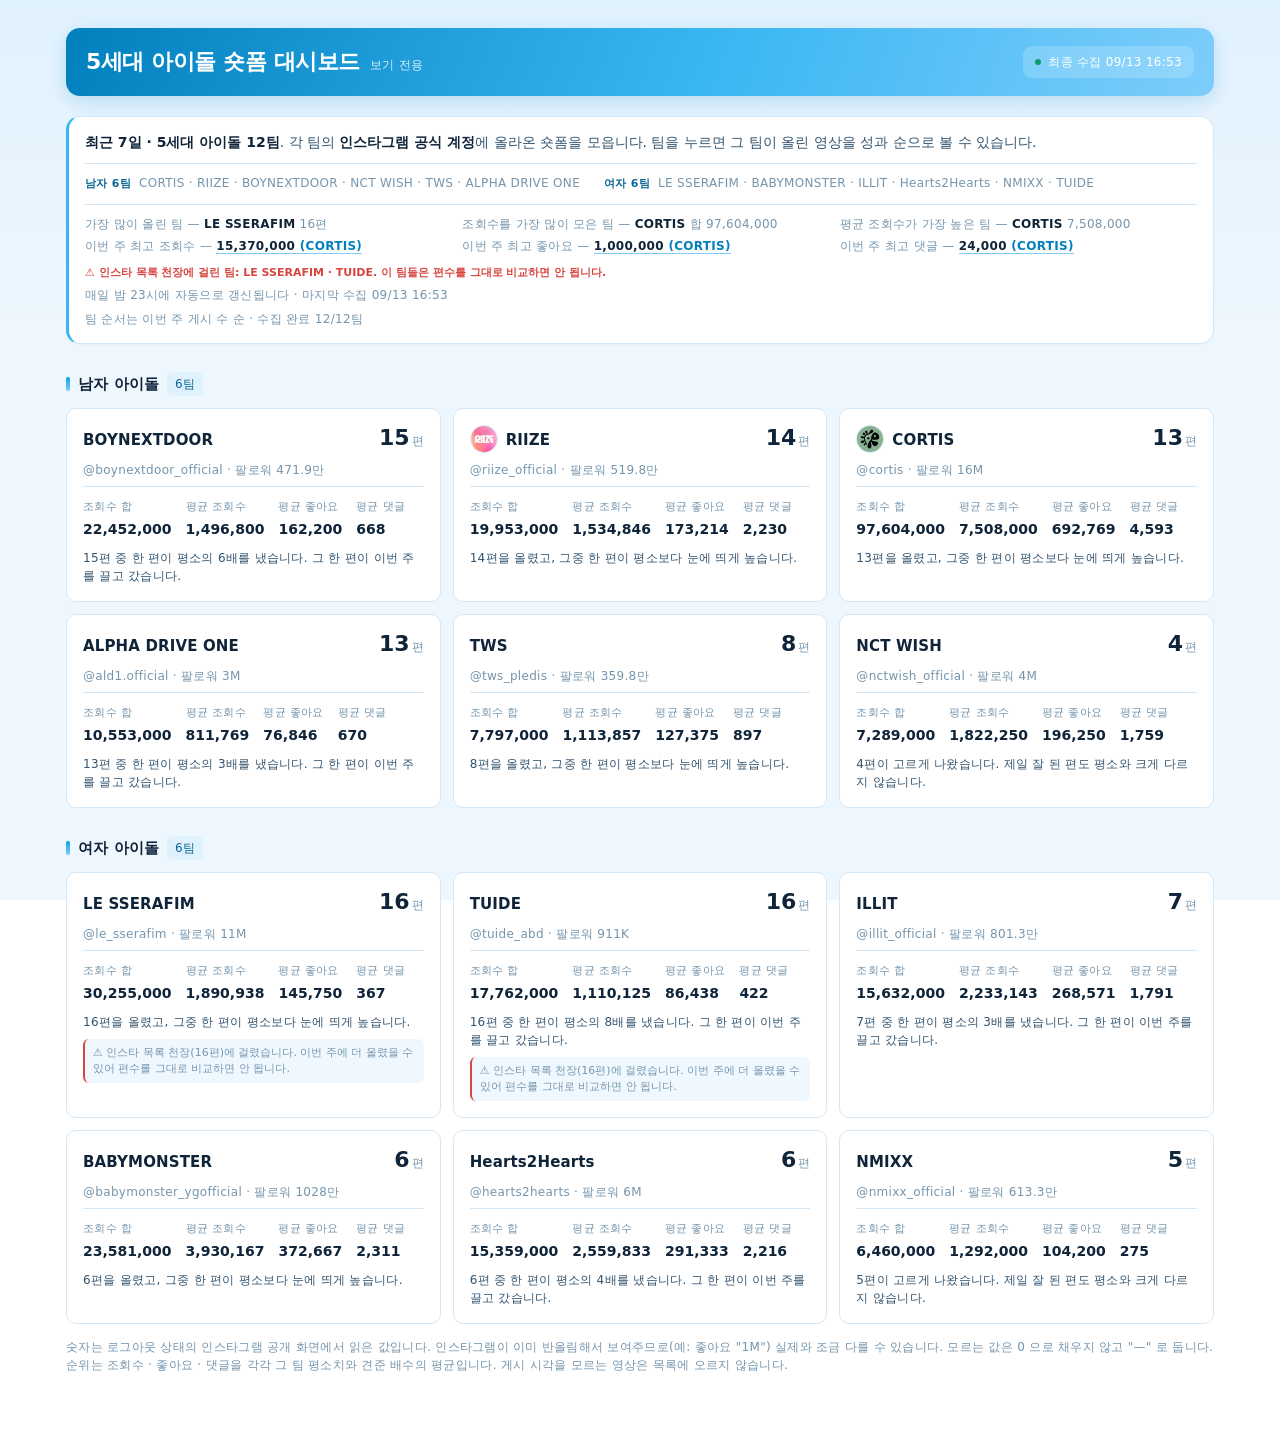
<file: index.html>
<!doctype html>
<html lang="ko"><head>
<meta charset="utf-8">
<meta name="viewport" content="width=device-width, initial-scale=1">
<meta name="robots" content="noindex, nofollow">
<title>5세대 아이돌 숏폼 대시보드</title>
<link rel="stylesheet" href="style.css">
</head><body><main class="shell">
  <header class="topbar">
    <div class="brand">
      <h1>5세대 아이돌 숏폼 대시보드</h1>
      <span class="sub">보기 전용</span>
    </div>
    <div class="controls">
      <span class="freshness" data-status="fresh"><span class="dot"></span>최종 수집 09/13 16:53</span>
    </div>
  </header>

  <div class="notice brief">
    <p class="brief-lead"><strong>최근 7일 · 5세대 아이돌 12팀</strong>. 각 팀의 <strong>인스타그램 공식 계정</strong>에 올라온 숏폼을 모읍니다. 팀을 누르면 그 팀이 올린 영상을 성과 순으로 볼 수 있습니다.</p>
    <dl class="brief-roster">
      <div><dt>남자 6팀</dt><dd>CORTIS · RIIZE · BOYNEXTDOOR · NCT WISH · TWS · ALPHA DRIVE ONE</dd></div>
      <div><dt>여자 6팀</dt><dd>LE SSERAFIM · BABYMONSTER · ILLIT · Hearts2Hearts · NMIXX · TUIDE</dd></div>
    </dl>
    <ul class="brief-list">
      <li>가장 많이 올린 팀 — <strong>LE SSERAFIM</strong> 16편</li>
      <li>조회수를 가장 많이 모은 팀 — <strong>CORTIS</strong> 합 97,604,000</li>
      <li>평균 조회수가 가장 높은 팀 — <strong>CORTIS</strong> 7,508,000</li>
      <li>이번 주 최고 조회수 — <a class="brief-top" href="teams/cortis.html#reel-dd349d0a-9726-4e71-97f0-f4a610947012"><strong>15,370,000</strong> (CORTIS)</a></li>
      <li>이번 주 최고 좋아요 — <a class="brief-top" href="teams/cortis.html#reel-4ec9507f-72db-4f78-8624-811f8dc7c927"><strong>1,000,000</strong> (CORTIS)</a></li>
      <li>이번 주 최고 댓글 — <a class="brief-top" href="teams/cortis.html#reel-dd349d0a-9726-4e71-97f0-f4a610947012"><strong>24,000</strong> (CORTIS)</a></li>
    </ul>
    <p class="brief-foot">
      <span class="brief-warn">⚠ 인스타 목록 천장에 걸린 팀: LE SSERAFIM · TUIDE. 이 팀들은 편수를 그대로 비교하면 안 됩니다.</span>
      <span class="meta">매일 밤 23시에 자동으로 갱신됩니다 · 마지막 수집 09/13 16:53</span>
      <span class="meta">팀 순서는 이번 주 게시 수 순 · 수집 완료 12/12팀</span>
    </p>
  </div>
  <section>
    <div class="section-head"><h2>남자 아이돌<span class="count">6팀</span></h2></div>
    <div class="team-grid"><a class="team-card" href="teams/boynextdoor_official.html">
  <span class="team-card-head">
    <span class="team-name">BOYNEXTDOOR</span>
    <span class="team-posted">15<span class="team-posted-unit">편</span></span>
  </span>
  <span class="team-meta">@boynextdoor_official · 팔로워 471.9만</span>
  <span class="team-stats">
    <span class="team-stat"><span class="label">조회수 합</span><span class="value">22,452,000</span></span>
    <span class="team-stat"><span class="label">평균 조회수</span><span class="value">1,496,800</span></span>
    <span class="team-stat"><span class="label">평균 좋아요</span><span class="value">162,200</span></span>
    <span class="team-stat"><span class="label">평균 댓글</span><span class="value">668</span></span>
  </span>
  <span class="team-line">15편 중 한 편이 평소의 6배를 냈습니다. 그 한 편이 이번 주를 끌고 갔습니다.</span>
  
  
</a><a class="team-card" href="teams/riize_official.html">
  <span class="team-card-head">
    <span class="team-name"><img class="team-avatar" src="avatars/riize_official.jpg" alt="" loading="lazy" width="32" height="32">RIIZE</span>
    <span class="team-posted">14<span class="team-posted-unit">편</span></span>
  </span>
  <span class="team-meta">@riize_official · 팔로워 519.8만</span>
  <span class="team-stats">
    <span class="team-stat"><span class="label">조회수 합</span><span class="value">19,953,000</span></span>
    <span class="team-stat"><span class="label">평균 조회수</span><span class="value">1,534,846</span></span>
    <span class="team-stat"><span class="label">평균 좋아요</span><span class="value">173,214</span></span>
    <span class="team-stat"><span class="label">평균 댓글</span><span class="value">2,230</span></span>
  </span>
  <span class="team-line">14편을 올렸고, 그중 한 편이 평소보다 눈에 띄게 높습니다.</span>
  
  
</a><a class="team-card" href="teams/cortis.html">
  <span class="team-card-head">
    <span class="team-name"><img class="team-avatar" src="avatars/cortis.jpg" alt="" loading="lazy" width="32" height="32">CORTIS</span>
    <span class="team-posted">13<span class="team-posted-unit">편</span></span>
  </span>
  <span class="team-meta">@cortis · 팔로워 16M</span>
  <span class="team-stats">
    <span class="team-stat"><span class="label">조회수 합</span><span class="value">97,604,000</span></span>
    <span class="team-stat"><span class="label">평균 조회수</span><span class="value">7,508,000</span></span>
    <span class="team-stat"><span class="label">평균 좋아요</span><span class="value">692,769</span></span>
    <span class="team-stat"><span class="label">평균 댓글</span><span class="value">4,593</span></span>
  </span>
  <span class="team-line">13편을 올렸고, 그중 한 편이 평소보다 눈에 띄게 높습니다.</span>
  
  
</a><a class="team-card" href="teams/ald1.official.html">
  <span class="team-card-head">
    <span class="team-name">ALPHA DRIVE ONE</span>
    <span class="team-posted">13<span class="team-posted-unit">편</span></span>
  </span>
  <span class="team-meta">@ald1.official · 팔로워 3M</span>
  <span class="team-stats">
    <span class="team-stat"><span class="label">조회수 합</span><span class="value">10,553,000</span></span>
    <span class="team-stat"><span class="label">평균 조회수</span><span class="value">811,769</span></span>
    <span class="team-stat"><span class="label">평균 좋아요</span><span class="value">76,846</span></span>
    <span class="team-stat"><span class="label">평균 댓글</span><span class="value">670</span></span>
  </span>
  <span class="team-line">13편 중 한 편이 평소의 3배를 냈습니다. 그 한 편이 이번 주를 끌고 갔습니다.</span>
  
  
</a><a class="team-card" href="teams/tws_pledis.html">
  <span class="team-card-head">
    <span class="team-name">TWS</span>
    <span class="team-posted">8<span class="team-posted-unit">편</span></span>
  </span>
  <span class="team-meta">@tws_pledis · 팔로워 359.8만</span>
  <span class="team-stats">
    <span class="team-stat"><span class="label">조회수 합</span><span class="value">7,797,000</span></span>
    <span class="team-stat"><span class="label">평균 조회수</span><span class="value">1,113,857</span></span>
    <span class="team-stat"><span class="label">평균 좋아요</span><span class="value">127,375</span></span>
    <span class="team-stat"><span class="label">평균 댓글</span><span class="value">897</span></span>
  </span>
  <span class="team-line">8편을 올렸고, 그중 한 편이 평소보다 눈에 띄게 높습니다.</span>
  
  
</a><a class="team-card" href="teams/nctwish_official.html">
  <span class="team-card-head">
    <span class="team-name">NCT WISH</span>
    <span class="team-posted">4<span class="team-posted-unit">편</span></span>
  </span>
  <span class="team-meta">@nctwish_official · 팔로워 4M</span>
  <span class="team-stats">
    <span class="team-stat"><span class="label">조회수 합</span><span class="value">7,289,000</span></span>
    <span class="team-stat"><span class="label">평균 조회수</span><span class="value">1,822,250</span></span>
    <span class="team-stat"><span class="label">평균 좋아요</span><span class="value">196,250</span></span>
    <span class="team-stat"><span class="label">평균 댓글</span><span class="value">1,759</span></span>
  </span>
  <span class="team-line">4편이 고르게 나왔습니다. 제일 잘 된 편도 평소와 크게 다르지 않습니다.</span>
  
  
</a></div>
  </section>
  <section>
    <div class="section-head"><h2>여자 아이돌<span class="count">6팀</span></h2></div>
    <div class="team-grid"><a class="team-card" href="teams/le_sserafim.html">
  <span class="team-card-head">
    <span class="team-name">LE SSERAFIM</span>
    <span class="team-posted">16<span class="team-posted-unit">편</span></span>
  </span>
  <span class="team-meta">@le_sserafim · 팔로워 11M</span>
  <span class="team-stats">
    <span class="team-stat"><span class="label">조회수 합</span><span class="value">30,255,000</span></span>
    <span class="team-stat"><span class="label">평균 조회수</span><span class="value">1,890,938</span></span>
    <span class="team-stat"><span class="label">평균 좋아요</span><span class="value">145,750</span></span>
    <span class="team-stat"><span class="label">평균 댓글</span><span class="value">367</span></span>
  </span>
  <span class="team-line">16편을 올렸고, 그중 한 편이 평소보다 눈에 띄게 높습니다.</span>
  <span class="team-warn">⚠ 인스타 목록 천장(16편)에 걸렸습니다. 이번 주에 더 올렸을 수 있어 편수를 그대로 비교하면 안 됩니다.</span>
  
</a><a class="team-card" href="teams/tuide_abd.html">
  <span class="team-card-head">
    <span class="team-name">TUIDE</span>
    <span class="team-posted">16<span class="team-posted-unit">편</span></span>
  </span>
  <span class="team-meta">@tuide_abd · 팔로워 911K</span>
  <span class="team-stats">
    <span class="team-stat"><span class="label">조회수 합</span><span class="value">17,762,000</span></span>
    <span class="team-stat"><span class="label">평균 조회수</span><span class="value">1,110,125</span></span>
    <span class="team-stat"><span class="label">평균 좋아요</span><span class="value">86,438</span></span>
    <span class="team-stat"><span class="label">평균 댓글</span><span class="value">422</span></span>
  </span>
  <span class="team-line">16편 중 한 편이 평소의 8배를 냈습니다. 그 한 편이 이번 주를 끌고 갔습니다.</span>
  <span class="team-warn">⚠ 인스타 목록 천장(16편)에 걸렸습니다. 이번 주에 더 올렸을 수 있어 편수를 그대로 비교하면 안 됩니다.</span>
  
</a><a class="team-card" href="teams/illit_official.html">
  <span class="team-card-head">
    <span class="team-name">ILLIT</span>
    <span class="team-posted">7<span class="team-posted-unit">편</span></span>
  </span>
  <span class="team-meta">@illit_official · 팔로워 801.3만</span>
  <span class="team-stats">
    <span class="team-stat"><span class="label">조회수 합</span><span class="value">15,632,000</span></span>
    <span class="team-stat"><span class="label">평균 조회수</span><span class="value">2,233,143</span></span>
    <span class="team-stat"><span class="label">평균 좋아요</span><span class="value">268,571</span></span>
    <span class="team-stat"><span class="label">평균 댓글</span><span class="value">1,791</span></span>
  </span>
  <span class="team-line">7편 중 한 편이 평소의 3배를 냈습니다. 그 한 편이 이번 주를 끌고 갔습니다.</span>
  
  
</a><a class="team-card" href="teams/babymonster_ygofficial.html">
  <span class="team-card-head">
    <span class="team-name">BABYMONSTER</span>
    <span class="team-posted">6<span class="team-posted-unit">편</span></span>
  </span>
  <span class="team-meta">@babymonster_ygofficial · 팔로워 1028만</span>
  <span class="team-stats">
    <span class="team-stat"><span class="label">조회수 합</span><span class="value">23,581,000</span></span>
    <span class="team-stat"><span class="label">평균 조회수</span><span class="value">3,930,167</span></span>
    <span class="team-stat"><span class="label">평균 좋아요</span><span class="value">372,667</span></span>
    <span class="team-stat"><span class="label">평균 댓글</span><span class="value">2,311</span></span>
  </span>
  <span class="team-line">6편을 올렸고, 그중 한 편이 평소보다 눈에 띄게 높습니다.</span>
  
  
</a><a class="team-card" href="teams/hearts2hearts.html">
  <span class="team-card-head">
    <span class="team-name">Hearts2Hearts</span>
    <span class="team-posted">6<span class="team-posted-unit">편</span></span>
  </span>
  <span class="team-meta">@hearts2hearts · 팔로워 6M</span>
  <span class="team-stats">
    <span class="team-stat"><span class="label">조회수 합</span><span class="value">15,359,000</span></span>
    <span class="team-stat"><span class="label">평균 조회수</span><span class="value">2,559,833</span></span>
    <span class="team-stat"><span class="label">평균 좋아요</span><span class="value">291,333</span></span>
    <span class="team-stat"><span class="label">평균 댓글</span><span class="value">2,216</span></span>
  </span>
  <span class="team-line">6편 중 한 편이 평소의 4배를 냈습니다. 그 한 편이 이번 주를 끌고 갔습니다.</span>
  
  
</a><a class="team-card" href="teams/nmixx_official.html">
  <span class="team-card-head">
    <span class="team-name">NMIXX</span>
    <span class="team-posted">5<span class="team-posted-unit">편</span></span>
  </span>
  <span class="team-meta">@nmixx_official · 팔로워 613.3만</span>
  <span class="team-stats">
    <span class="team-stat"><span class="label">조회수 합</span><span class="value">6,460,000</span></span>
    <span class="team-stat"><span class="label">평균 조회수</span><span class="value">1,292,000</span></span>
    <span class="team-stat"><span class="label">평균 좋아요</span><span class="value">104,200</span></span>
    <span class="team-stat"><span class="label">평균 댓글</span><span class="value">275</span></span>
  </span>
  <span class="team-line">5편이 고르게 나왔습니다. 제일 잘 된 편도 평소와 크게 다르지 않습니다.</span>
  
  
</a></div>
  </section>
  <p class="footnote">
    숫자는 로그아웃 상태의 인스타그램 공개 화면에서 읽은 값입니다. 인스타그램이 이미 반올림해서
    보여주므로(예: 좋아요 &quot;1M&quot;) 실제와 조금 다를 수 있습니다. 모르는 값은 0 으로 채우지 않고
    &quot;—&quot; 로 둡니다. 순위는 조회수 · 좋아요 · 댓글을 각각 그 팀 평소치와 견준 배수의 평균입니다.
    게시 시각을 모르는 영상은 목록에 오르지 않습니다.
  </p>
</main></body></html>
</file>
<file: style.css>
/* ──────────────────────────────────────────────────────────────
   원티드(Montage) 레퍼런스 디자인 시스템 적용

   - 흰 캔버스, 플랫 카드, 절제된 잉크 위계
   - #0066ff 는 "누를 수 있는 것" 에만 쓴다. 데이터에는 쓰지 않는다.
   - 다크 토큰은 원티드 캡처에서 확정되지 않았으므로 지어내지 않는다(생략).
   ────────────────────────────────────────────────────────────── */

:root {
  color-scheme: light;

  /* 하늘색 계열. 원티드의 흰 캔버스에서 의도적으로 벗어난 선택이다 —
     대시보드가 매일 여는 화면이라 온도가 있는 편이 낫다는 판단. */
  --sky-50:  #f0f8ff;
  --sky-100: #e0f1fe;
  --sky-200: #bae3fd;
  --sky-300: #7dcdfb;
  --sky-400: #38b6f2;
  --sky-500: #0e9fe0;
  --sky-600: #0280bd;
  --sky-700: #076697;

  /* 표면 */
  --surface-0: #eef7fe;   /* canvas — 페이지 */
  --surface-1: #ffffff;   /* 카드 */
  --surface-2: var(--sky-50);  /* subtle surface */
  --border:    #d3e7f7;   /* hairline — 하늘색 기가 도는 경계 */
  --border-strong: var(--sky-200);

  /* 잉크 */
  --text-primary:   #0f2439;  /* heading — 남색 기가 도는 먹 */
  --text-secondary: #33546f;  /* body */
  --text-muted:     #7595ad;  /* metadata */

  /* 액션 */
  --action: var(--sky-600);

  /* 계열색: 색각이상 검증을 통과한 순서. 임의로 섞지 말 것 */
  --series-1: #eb6834;
  --series-2: #1baf7a;
  --series-3: #eda100;
  --series-4: #e87ba4;
  --series-5: #008300;
  --series-6: #4a3aa7;
  --series-7: #e34948;
  --series-8: #2a78d6;

  /* 증감 방향 */
  --good:     #0a9c6d;
  --critical: #d8453f;

  --grid: #dcecf9;

  --r-card: 14px;
  --r-ctrl: 9px;
  --r-over: 16px;
}

* { box-sizing: border-box; }

body {
  margin: 0;
  background: linear-gradient(180deg, var(--sky-100) 0%, var(--surface-0) 320px, var(--surface-0) 100%);
  background-attachment: fixed;
  color: var(--text-secondary);
  font-family: 'Pretendard Variable', Pretendard, -apple-system, BlinkMacSystemFont,
               'Apple SD Gothic Neo', 'Segoe UI', system-ui, sans-serif;
  font-size: 14px;      /* body 14/400/20 */
  font-weight: 400;
  line-height: 20px;
  -webkit-font-smoothing: antialiased;
}

a { color: inherit; }

.shell { max-width: 1180px; margin: 0 auto; padding-block: 28px 72px; padding-inline: 16px; }

/* ── 헤더 ─────────────────────────────────────────────────── */
.topbar {
  display: flex; flex-wrap: wrap; gap: 12px;
  align-items: center; justify-content: space-between;
  margin-bottom: 24px;
}
.brand { display: flex; align-items: baseline; gap: 10px; flex-wrap: wrap; }
.brand h1 {                                   /* section heading 22/600/30 */
  margin: 0;
  font-size: 22px; font-weight: 600; line-height: 30px; letter-spacing: -0.4268px;
  color: var(--text-primary);
}
.brand .sub { font-size: 12px; font-weight: 500; line-height: 16px; letter-spacing: 0.3024px; color: var(--text-muted); }

.nav { display: flex; gap: 2px; }
.nav a {
  display: inline-flex; align-items: center; height: 36px; padding: 0 11px;
  border-radius: var(--r-ctrl); text-decoration: none;
  color: var(--text-secondary); font-size: 14px; font-weight: 400;
}
.nav a:hover { background: var(--surface-2); color: var(--text-primary); }
.nav a[aria-current='page'] {
  color: var(--text-primary); font-weight: 600;
  box-shadow: inset 0 0 0 1px var(--border);
}

/* ── 신선도 배지 ──────────────────────────────────────────── */
.freshness {
  display: inline-flex; align-items: center; gap: 7px;
  height: 32px; padding: 0 12px; border-radius: var(--r-ctrl);
  box-shadow: inset 0 0 0 1px var(--border);
  font-size: 12px; font-weight: 500; letter-spacing: 0.3024px;
  color: var(--text-secondary); white-space: nowrap;
}
.freshness .dot { width: 6px; height: 6px; border-radius: 50%; flex: none; }
.freshness[data-status='fresh'] .dot { background: var(--good); }
.freshness[data-status='stale'] .dot { background: var(--critical); }
.freshness[data-status='never'] .dot { background: var(--text-muted); }
.freshness[data-status='stale'] { color: var(--critical); box-shadow: inset 0 0 0 1px var(--critical); }

/* ── 카드 (플랫) ──────────────────────────────────────────── */
.card {
  background: var(--surface-1);
  border: 1px solid var(--border);
  border-radius: var(--r-card);
  padding: 20px;
  box-shadow: 0 1px 2px rgba(12, 74, 110, 0.04);
}
.card + .card { margin-top: 16px; }
.card-head {
  display: flex; flex-wrap: wrap; gap: 12px;
  align-items: center; justify-content: space-between; margin-bottom: 16px;
}
.card-head h2 {                               /* supporting title 15/600/22 */
  margin: 0;
  font-size: 15px; font-weight: 600; line-height: 22px; letter-spacing: 0.144px;
  color: var(--text-primary);
}
.card-head .hint {
  font-size: 12px; font-weight: 500; line-height: 16px; letter-spacing: 0.3024px;
  color: var(--text-muted);
}

/* ── KPI ──────────────────────────────────────────────────── */
.kpi-grid {
  display: grid; gap: 12px; margin-bottom: 16px;
  grid-template-columns: repeat(auto-fill, minmax(240px, 1fr));
}
.kpi {
  background: var(--surface-1);
  border: 1px solid var(--border);
  border-radius: var(--r-card);
  padding: 16px 18px;
  box-shadow: 0 1px 2px rgba(12, 74, 110, 0.04);
}
.kpi-top { display: flex; align-items: center; gap: 8px; margin-bottom: 8px; }
.kpi-swatch { width: 8px; height: 8px; border-radius: 2px; flex: none; }
.kpi-handle {                                  /* job position 16/600/24 */
  font-size: 16px; font-weight: 600; line-height: 24px; letter-spacing: 0.0912px;
  color: var(--text-primary);
}
.kpi-platform {
  font-size: 12px; font-weight: 500; line-height: 16px; letter-spacing: 0.3024px;
  color: var(--text-muted);
}
.kpi-value {                                   /* 캡처된 최대 역할 22/600/30 */
  font-size: 22px; font-weight: 600; line-height: 30px; letter-spacing: -0.4268px;
  color: var(--text-primary); font-variant-numeric: tabular-nums;
}
.kpi-note {
  font-size: 12px; font-weight: 500; line-height: 16px; letter-spacing: 0.3024px;
  color: var(--text-muted); margin-top: 2px;
}
.kpi-deltas {
  display: flex; flex-wrap: wrap; gap: 16px;
  margin-top: 14px; padding-top: 12px; border-top: 1px solid var(--border);
}
.kpi-delta { display: flex; flex-direction: column; gap: 2px; }
.kpi-delta .label {
  font-size: 12px; font-weight: 500; line-height: 16px; letter-spacing: 0.3024px;
  color: var(--text-muted);
}
.kpi-delta .value { font-size: 14px; font-weight: 600; line-height: 20px; font-variant-numeric: tabular-nums; }
.kpi-delta .rate { font-weight: 400; font-size: 12px; margin-left: 3px; }

.up   { color: var(--good); }
.down { color: var(--critical); }
.flat { color: var(--text-secondary); }
.none { color: var(--text-muted); }

/* ── 컨트롤 ───────────────────────────────────────────────── */
/* 필터 트리거: 36px / 패딩 7px 11px / 14px 400 */
.segmented { display: inline-flex; gap: 2px; }
.segmented a, .segmented button {
  display: inline-flex; align-items: center;
  height: 36px; padding: 7px 11px; border: 0; border-radius: var(--r-ctrl);
  background: transparent; color: var(--text-secondary);
  font: inherit; font-size: 14px; line-height: 20px;
  text-decoration: none; cursor: pointer; white-space: nowrap;
}
.segmented a:hover, .segmented button:hover { background: var(--surface-2); color: var(--text-primary); }
.segmented [aria-current='true'], .segmented [data-active='true'] {
  color: var(--text-primary); font-weight: 600;
  box-shadow: inset 0 0 0 1px var(--border);
}
.controls { display: flex; flex-wrap: wrap; gap: 10px; align-items: center; }

/* 버튼. 원티드는 채워진 CTA 를 확정하지 않았다 —
   확정된 액션 패턴(투명 배경 + 파란 라벨 + inset 경계)만 쓴다. */
.btn {
  display: inline-flex; align-items: center; justify-content: center;
  height: 32px; padding: 7px 14px;
  border: 0; border-radius: var(--r-ctrl);
  background: transparent; color: var(--text-primary);
  box-shadow: inset 0 0 0 1px var(--border);
  font: inherit; font-size: 14px; line-height: 20px; font-weight: 400;
  cursor: pointer; white-space: nowrap;
}
.btn:hover { background: var(--surface-2); }
.btn[disabled] { color: var(--text-muted); cursor: not-allowed; }
.btn[disabled]:hover { background: transparent; }

.btn-action { color: var(--action); font-weight: 600; }
.btn-action[disabled] { color: var(--text-muted); font-weight: 400; }

/* ── 차트 ─────────────────────────────────────────────────── */
.chart-wrap { width: 100%; height: 340px; }
.legend { display: flex; flex-wrap: wrap; gap: 16px; margin-top: 14px; }
.legend-item {
  display: inline-flex; align-items: center; gap: 6px;
  font-size: 12px; font-weight: 500; letter-spacing: 0.3024px; color: var(--text-secondary);
}
.legend-swatch { width: 10px; height: 3px; border-radius: 2px; flex: none; }

/* 오버레이만 16px + 2겹 저투명 그림자 */
.tooltip {
  background: var(--surface-1);
  border-radius: var(--r-over);
  padding: 12px 14px; min-width: 164px;
  box-shadow: 0 0 0 1px rgba(23, 23, 25, 0.04), 0 6px 20px rgba(23, 23, 25, 0.10);
}
.tooltip-date {
  font-size: 12px; font-weight: 500; letter-spacing: 0.3024px;
  color: var(--text-muted); margin-bottom: 8px;
}
.tooltip-row { display: flex; align-items: center; gap: 10px; justify-content: space-between; }
.tooltip-row + .tooltip-row { margin-top: 4px; }
.tooltip-name { display: inline-flex; align-items: center; gap: 6px; color: var(--text-secondary); font-size: 14px; }
.tooltip-val { font-variant-numeric: tabular-nums; font-weight: 600; color: var(--text-primary); font-size: 14px; }

/* ── 표 ───────────────────────────────────────────────────── */
.table-scroll { overflow-x: auto; }
table { width: 100%; border-collapse: collapse; font-size: 14px; line-height: 20px; }
th, td { padding: 10px 12px; text-align: right; white-space: nowrap; }
th:first-child, td:first-child { text-align: left; }
th {
  font-size: 12px; font-weight: 500; line-height: 16px; letter-spacing: 0.3024px;
  color: var(--text-muted); border-bottom: 1px solid var(--border);
}
tbody tr { border-bottom: 1px solid var(--border); }
tbody tr:last-child { border-bottom: 0; }
tbody tr:hover { background: var(--surface-2); }
td { color: var(--text-secondary); font-variant-numeric: tabular-nums; }
td.name { color: var(--text-primary); }
.meta { color: var(--text-muted); font-size: 12px; font-weight: 500; letter-spacing: 0.3024px; }
.tag {
  display: inline-block; padding: 2px 8px; border-radius: 6px;
  background: var(--surface-2); color: var(--text-muted);
  font-size: 12px; font-weight: 500; letter-spacing: 0.3024px;
}

/* ── 폼 ───────────────────────────────────────────────────── */
.field { display: flex; flex-direction: column; gap: 6px; }
.field label {
  font-size: 12px; font-weight: 500; line-height: 16px; letter-spacing: 0.3024px;
  color: var(--text-muted);
}
input, select {
  height: 36px; padding: 7px 11px;
  border: 0; border-radius: var(--r-ctrl);
  box-shadow: inset 0 0 0 1px var(--border);
  background: var(--surface-1); color: var(--text-primary);
  font: inherit; font-size: 14px; line-height: 20px; min-width: 0;
}
input:focus, select:focus { outline: 0; box-shadow: inset 0 0 0 1px var(--action); }
.form-row { display: grid; gap: 12px; grid-template-columns: repeat(auto-fit, minmax(150px, 1fr)); align-items: end; }

.msg {
  font-size: 12px; font-weight: 500; line-height: 16px; letter-spacing: 0.3024px;
  color: var(--text-muted); margin-top: 12px;
}
.msg[data-kind='error'] { color: var(--critical); }
.msg[data-kind='ok'] { color: var(--good); }

.empty { padding: 44px 16px; text-align: center; color: var(--text-muted); font-size: 14px; }

.notice {
  border: 1px solid var(--border);
  border-radius: var(--r-card);
  padding: 14px 16px; margin-bottom: 16px;
  font-size: 14px; line-height: 20px; color: var(--text-secondary);
}
.notice strong { color: var(--text-primary); font-weight: 600; }
.notice a { color: var(--action); font-weight: 600; text-decoration: none; }
.notice a:hover { text-decoration: underline; }
.notice--alert { border-color: var(--critical); }
.notice code {
  background: var(--surface-2); padding: 2px 6px; border-radius: 6px;
  font-size: 12px; color: var(--text-primary);
}
.notice pre {
  background: var(--surface-2); padding: 12px 14px; border-radius: var(--r-ctrl);
  overflow-x: auto; font-size: 12px; line-height: 18px; color: var(--text-secondary);
  margin: 10px 0 0;
}

.footnote {
  font-size: 12px; font-weight: 500; line-height: 18px; letter-spacing: 0.3024px;
  color: var(--text-muted); margin: 14px 0 0;
}

/* ── 링크 파싱 미리보기 ───────────────────────────────────── */
.parsed {
  display: flex; align-items: center; gap: 8px; flex-wrap: wrap;
  margin-top: 14px; padding: 10px 12px;
  background: var(--surface-2); border-radius: var(--r-ctrl);
}
.parsed-name {
  font-size: 14px; font-weight: 600; line-height: 20px; color: var(--text-primary);
}
.parsed-uid {
  font-size: 12px; font-weight: 500; letter-spacing: 0.3024px; color: var(--text-muted);
  overflow: hidden; text-overflow: ellipsis; white-space: nowrap; min-width: 0;
}

textarea {
  padding: 9px 11px; border: 0; border-radius: var(--r-ctrl);
  box-shadow: inset 0 0 0 1px var(--border);
  background: var(--surface-1); color: var(--text-primary);
  font: inherit; font-size: 14px; line-height: 20px; resize: vertical; width: 100%;
  font-variant-numeric: tabular-nums;
}
textarea:focus { outline: 0; box-shadow: inset 0 0 0 1px var(--action); }

/* ══════════════════════════════════════════════════════════════
   릴스 레이더 전용
   ══════════════════════════════════════════════════════════════ */

/* ── 배지 ─────────────────────────────────────────────────── */
.badge {
  display: inline-flex; align-items: center; gap: 5px;
  height: 24px; padding: 0 9px; border-radius: 6px;
  font-size: 12px; font-weight: 500; line-height: 16px; letter-spacing: 0.3024px;
  color: var(--text-muted); background: var(--surface-2); white-space: nowrap;
}
/* 판정은 "얼마나 위인가" 라서 증감 방향과 같은 색 체계를 쓴다 */
.badge[data-verdict='viral'] {
  color: var(--good); background: transparent;
  box-shadow: inset 0 0 0 1px var(--good); font-weight: 600;
}
.badge[data-verdict='rising'] {
  color: var(--text-primary); background: transparent;
  box-shadow: inset 0 0 0 1px var(--border); font-weight: 600;
}
.badge[data-verdict='unknown'] { background: transparent; box-shadow: inset 0 0 0 1px var(--border); }
.badge[data-obs='live'] { color: var(--text-secondary); background: transparent; box-shadow: inset 0 0 0 1px var(--border); }

/* ── 레이더 카드 ──────────────────────────────────────────── */
.section-head {
  display: flex; flex-wrap: wrap; gap: 10px;
  align-items: baseline; justify-content: space-between;
  margin: 28px 0 12px;
}
.section-head h2 {
  margin: 0; font-size: 15px; font-weight: 600; line-height: 22px; letter-spacing: 0.144px;
  color: var(--text-primary);
}
.section-head .hint {
  font-size: 12px; font-weight: 500; line-height: 16px; letter-spacing: 0.3024px;
  color: var(--text-muted);
}

.reel-grid {
  display: grid; gap: 12px;
  grid-template-columns: repeat(auto-fill, minmax(368px, 1fr));
}
.reel-card {
  display: flex; gap: 14px;
  background: var(--surface-1);
  border: 1px solid var(--border);
  border-radius: var(--r-card);
  padding: 16px;
  box-shadow: 0 1px 2px rgba(12, 74, 110, 0.04);
  transition: box-shadow 120ms ease, border-color 120ms ease;
}
.reel-card:hover {
  border-color: var(--sky-300);
  box-shadow: 0 4px 14px rgba(12, 74, 110, 0.08);
}

/* 썸네일은 카드 안의 두 번째 클릭 지점 — 여기만 원본 콘텐츠로 나간다.
   릴스는 세로 영상이라 9:16 으로 자른다. */
.reel-thumb {
  position: relative; flex: none;
  width: 86px; aspect-ratio: 9 / 16; max-width: 100%;
  border-radius: var(--r-ctrl); overflow: hidden;
  background: var(--surface-2);
  box-shadow: inset 0 0 0 1px var(--border);
  display: flex; align-items: center; justify-content: center;
  text-decoration: none;
}
.reel-thumb img { width: 100%; height: 100%; object-fit: cover; display: block; }
.reel-thumb-empty {
  padding: 0 6px; text-align: center;
  font-size: 12px; font-weight: 500; letter-spacing: 0.3024px; color: var(--text-muted);
}
/* 나가는 링크임을 드러낸다. 평소엔 옅게, 올리면 또렷하게 */
.reel-thumb-go {
  position: absolute; right: 5px; bottom: 5px;
  width: 20px; height: 20px; border-radius: 6px;
  display: flex; align-items: center; justify-content: center;
  background: var(--surface-1); color: var(--action);
  font-size: 12px; font-weight: 600; line-height: 1;
  box-shadow: 0 0 0 1px var(--border);
  opacity: 0.85;
}
.reel-thumb:hover .reel-thumb-go { opacity: 1; }
.reel-thumb:hover { box-shadow: inset 0 0 0 1px var(--action); }

.reel-body { display: flex; flex-direction: column; gap: 12px; min-width: 0; flex: 1; }
/* 본문 클릭은 이 앱의 상세 화면으로 */
.reel-open {
  display: flex; flex-direction: column; gap: 10px;
  text-decoration: none; color: inherit; border-radius: var(--r-ctrl);
}
.reel-open:hover .reel-handle { color: var(--action); }
.reel-head { display: flex; align-items: flex-start; justify-content: space-between; gap: 12px; }
.reel-account { display: flex; align-items: center; gap: 8px; min-width: 0; }
.reel-swatch { width: 8px; height: 8px; border-radius: 2px; flex: none; }
.reel-handle {
  font-size: 16px; font-weight: 600; line-height: 24px; letter-spacing: 0.0912px;
  color: var(--text-primary);
  overflow: hidden; text-overflow: ellipsis; white-space: nowrap;
}
.reel-multiple {
  font-size: 22px; font-weight: 600; line-height: 30px; letter-spacing: -0.4268px;
  color: var(--text-primary); font-variant-numeric: tabular-nums; text-align: right; flex: none;
}
.reel-multiple .unknown { color: var(--text-muted); font-size: 14px; font-weight: 500; }
.reel-caption {
  font-size: 14px; line-height: 20px; color: var(--text-secondary);
  display: -webkit-box; -webkit-line-clamp: 2; -webkit-box-orient: vertical; overflow: hidden;
}
.reel-badges, .reel-head { flex-wrap: wrap; }
.reel-badges { display: flex; flex-wrap: wrap; gap: 6px; }
.reel-stats {
  display: grid; grid-template-columns: repeat(3, minmax(0, 1fr)); gap: 10px;
  padding-top: 12px; border-top: 1px solid var(--border);
}
.reel-stat { display: flex; flex-direction: column; gap: 2px; min-width: 0; }
.reel-stat .label {
  font-size: 12px; font-weight: 500; line-height: 16px; letter-spacing: 0.3024px;
  color: var(--text-muted);
  /* 라벨이 두 줄로 접히면 카드 높이가 들쭉날쭉해진다 */
  white-space: nowrap; overflow: hidden; text-overflow: ellipsis;
}
.reel-stat .value {
  font-size: 14px; font-weight: 600; line-height: 20px; color: var(--text-primary);
  font-variant-numeric: tabular-nums;
  overflow: hidden; text-overflow: ellipsis; white-space: nowrap;
}
.reel-foot {
  display: flex; flex-wrap: wrap; gap: 8px; justify-content: space-between; align-items: center;
  font-size: 12px; font-weight: 500; letter-spacing: 0.3024px; color: var(--text-muted);
}
.reel-foot a { color: var(--action); font-weight: 600; text-decoration: none; }
.reel-foot a:hover { text-decoration: underline; }

/* ── 기준선 표시 ──────────────────────────────────────────── */
.baseline {
  display: flex; flex-wrap: wrap; gap: 6px 14px; align-items: baseline;
  font-size: 12px; font-weight: 500; letter-spacing: 0.3024px; color: var(--text-muted);
}
.baseline strong {
  font-size: 14px; font-weight: 600; color: var(--text-primary);
  font-variant-numeric: tabular-nums; letter-spacing: 0;
}
.baseline[data-missing='true'] strong { color: var(--text-muted); }

@media (max-width: 460px) {
  .reel-thumb { width: 64px; }
  .reel-stats { grid-template-columns: repeat(2, minmax(0, 1fr)); }
}

/* ── 상세 화면 히어로 (썸네일 + 배지) ─────────────────────── */
.reel-hero { display: flex; gap: 16px; align-items: flex-start; }
.reel-hero .reel-thumb { width: 108px; }
.reel-hero-body { display: flex; flex-direction: column; gap: 10px; min-width: 0; flex: 1; }
.thumb-control { display: flex; flex-wrap: wrap; gap: 8px; align-items: center; }
.thumb-control input { flex: 1; min-width: 180px; height: 32px; }

/* 갈래 제목 옆 건수 */
.section-head h2 .count {
  display: inline-block; margin-left: 8px; padding: 1px 8px; border-radius: 6px;
  background: var(--surface-2); color: var(--text-muted);
  font-size: 12px; font-weight: 500; letter-spacing: 0.3024px; vertical-align: middle;
}

/* ── 순위 · 누적 수치 · 인사이트 ──────────────────────────── */
.reel-multiple[data-rank='top'] { color: var(--good); }
.reel-multiple[data-rank='none'] { color: var(--text-muted); }

.reel-counts {
  margin: 0; font-size: 12px; font-weight: 500; line-height: 18px; letter-spacing: 0.3024px;
  color: var(--text-muted);
}
.reel-counts strong {
  color: var(--text-primary); font-weight: 600; font-variant-numeric: tabular-nums;
  letter-spacing: 0;
}

/* 숫자에서 읽은 문장 — 콘텐츠 평이 아니라는 걸 톤으로도 구분한다 */
.reel-signals {
  margin: 0; padding: 10px 12px; list-style: none;
  background: var(--surface-2); border-radius: var(--r-ctrl);
  display: flex; flex-direction: column; gap: 6px;
}
.reel-signals li {
  font-size: 13px; line-height: 19px; color: var(--text-secondary);
  padding-left: 12px; position: relative;
}
.reel-signals li::before {
  content: '·'; position: absolute; left: 2px; color: var(--text-muted);
}

/* 음원 링크 — 그 사운드를 쓴 영상이 모인 페이지로 나간다 */
.reel-audio {
  align-self: flex-start; max-width: 100%;
  display: inline-block; padding: 4px 9px; border-radius: 6px;
  background: var(--surface-2); color: var(--action);
  font-size: 12px; font-weight: 600; line-height: 16px; letter-spacing: 0.3024px;
  text-decoration: none;
  overflow: hidden; text-overflow: ellipsis; white-space: nowrap;
}
.reel-audio:hover { text-decoration: underline; }

/* ══════════════════════════════════════════════════════════════
   하늘색 악센트 — 색을 넣되 데이터에는 칠하지 않는다.
   계열색 8종은 차트 전용이고, 하늘색은 구조(머리·구획·순위)에만 쓴다.
   ══════════════════════════════════════════════════════════════ */

/* 헤더 — 제목을 하늘색 띠 위에 올린다 */
.topbar {
  background: linear-gradient(110deg, var(--sky-600) 0%, var(--sky-400) 55%, var(--sky-300) 100%);
  border-radius: var(--r-card);
  padding: 18px 20px;
  margin-bottom: 20px;
  box-shadow: 0 6px 18px rgba(2, 128, 189, 0.18);
}
.topbar .brand h1 { color: #ffffff; }
.topbar .brand .sub { color: rgba(255, 255, 255, 0.82); }
.topbar .nav a { color: rgba(255, 255, 255, 0.86); }
.topbar .nav a:hover { background: rgba(255, 255, 255, 0.16); color: #ffffff; }
.topbar .nav a[aria-current='page'] {
  color: #ffffff; background: rgba(255, 255, 255, 0.2); box-shadow: none;
}
.topbar .freshness {
  background: rgba(255, 255, 255, 0.18); color: #ffffff; box-shadow: none;
}
.topbar .freshness[data-status='stale'] { background: rgba(216, 69, 63, 0.9); color: #fff; }

/* 구획 제목 — 왼쪽에 하늘색 막대 */
.section-head h2 {
  position: relative; padding-left: 12px;
}
.section-head h2::before {
  content: ''; position: absolute; left: 0; top: 5px; bottom: 5px; width: 4px;
  border-radius: 2px;
  background: linear-gradient(180deg, var(--sky-500), var(--sky-300));
}
.section-head h2 .count { background: var(--sky-100); color: var(--sky-700); }

/* 안내 박스 — 왼쪽 하늘색 선 */
.notice {
  background: var(--surface-1);
  border-left: 3px solid var(--sky-400);
  box-shadow: 0 1px 2px rgba(12, 74, 110, 0.04);
}
.notice--alert { border-left-color: var(--critical); }

/* 순위 — 1~3위는 하늘색으로 또렷하게 */
.reel-multiple[data-rank='top'] {
  color: var(--sky-600);
}
.reel-multiple[data-rank='rest'] { color: var(--text-primary); }

/* 배지 · 태그 */
.badge { background: var(--sky-50); color: var(--text-muted); }
.badge[data-obs='live'] {
  background: var(--sky-100); color: var(--sky-700); box-shadow: none; font-weight: 600;
}
.tag { background: var(--sky-50); color: var(--sky-700); }

/* 썸네일 자리 */
.reel-thumb { background: var(--sky-100); box-shadow: inset 0 0 0 1px var(--border); }
.reel-thumb-empty { color: var(--sky-600); }
.reel-thumb:hover { box-shadow: inset 0 0 0 2px var(--sky-400); }

/* 인사이트 · 음원 */
.reel-signals { background: var(--sky-50); }
.reel-audio { background: var(--sky-100); color: var(--sky-700); }

/* 컨트롤 */
.btn { background: var(--surface-1); box-shadow: inset 0 0 0 1px var(--border); }
.btn:hover { background: var(--sky-50); box-shadow: inset 0 0 0 1px var(--sky-300); }
.btn-action { color: var(--sky-600); }
input, select, textarea { background: var(--surface-1); }
.segmented [data-active='true'], .segmented [aria-current='true'] {
  background: var(--sky-100); color: var(--sky-700); box-shadow: none;
}

/* 표 */
tbody tr:hover { background: var(--sky-50); }

/* 자동 발견 줄 */
.discover {
  display: flex; flex-wrap: wrap; gap: 10px; align-items: center;
  margin: 0 0 4px;
}

.discover-row { display: flex; flex-wrap: wrap; gap: 14px; align-items: center; margin-bottom: 4px; }

/* ── 팀 요약 카드 (첫 화면) ───────────────────────────────────
   12팀을 한눈에 훑고 눌러서 들어가는 구조다. 카드가 답하는 것은 딱 셋 —
   이번 주 몇 개 올렸나 · 얼마나 나왔나 · 한 줄로 무슨 주였나.
   색은 구조에만 칠한다. 숫자에는 하늘색을 쓰지 않는다. */
.team-grid {
  display: grid; gap: 12px;
  grid-template-columns: repeat(auto-fill, minmax(300px, 1fr));
}

.team-card {
  display: flex; flex-direction: column; gap: 8px;
  padding: 16px;
  background: var(--surface-1);
  border: 1px solid var(--border);
  border-radius: 10px;
  text-decoration: none; color: inherit;
  transition: border-color 0.12s ease, box-shadow 0.12s ease, transform 0.12s ease;
}
.team-card:hover {
  border-color: var(--sky-400);
  box-shadow: 0 2px 10px rgba(12, 74, 110, 0.08);
  transform: translateY(-1px);
}

.team-card-head {
  display: flex; align-items: baseline; justify-content: space-between; gap: 10px;
}
.team-name {
  font-size: 15px; font-weight: 600; line-height: 22px; letter-spacing: 0.144px;
  color: var(--text-primary);
}
.team-posted {
  font-size: 22px; font-weight: 700; line-height: 26px;
  color: var(--text-primary); font-variant-numeric: tabular-nums;
}
.team-posted-unit {
  margin-left: 2px; font-size: 12px; font-weight: 500; color: var(--text-muted);
}

.team-meta {
  font-size: 12px; font-weight: 500; line-height: 16px; letter-spacing: 0.3024px;
  color: var(--text-muted);
}

.team-stats {
  display: flex; flex-wrap: wrap; gap: 14px;
  padding: 10px 0 2px; border-top: 1px solid var(--border);
}
.team-stat { display: flex; flex-direction: column; gap: 2px; }
.team-stat .label {
  font-size: 11px; font-weight: 500; letter-spacing: 0.3024px; color: var(--text-muted);
}
.team-stat .value {
  font-size: 14px; font-weight: 600; color: var(--text-primary);
  font-variant-numeric: tabular-nums;
}

.team-line {
  font-size: 12px; font-weight: 500; line-height: 18px; letter-spacing: 0.3024px;
  color: var(--text-secondary, var(--text-muted));
}

/* 경고는 데이터 신뢰도에 관한 말이라 눈에 띄어야 한다 */
.team-warn {
  padding: 6px 8px; border-radius: 6px;
  background: var(--sky-50);
  border-left: 2px solid var(--critical, #d8453f);
  font-size: 11px; font-weight: 500; line-height: 16px; color: var(--text-muted);
}

/* 되돌아가는 길 */
.crumb { margin: 4px 0 0; font-size: 12px; font-weight: 500; letter-spacing: 0.3024px; }
.crumb a { color: var(--sky-700); text-decoration: none; }
.crumb a:hover { text-decoration: underline; }

/* ── 첫 화면 안내 박스 ────────────────────────────────────────
   무엇을 모으고 있는지(명단)와 이번 주가 어땠는지(요약)를 한 덩어리로 보여준다.
   숫자가 잠정치일 때는 그 사실을 같은 박스 안에서 밝힌다 — 따로 떼면 안 읽힌다. */
.notice.brief { display: flex; flex-direction: column; gap: 10px; padding: 14px 16px; }

.brief-lead { margin: 0; line-height: 22px; }

.brief-roster {
  display: flex; flex-wrap: wrap; gap: 6px 24px; margin: 0;
  padding: 10px 0; border-top: 1px solid var(--border); border-bottom: 1px solid var(--border);
}
.brief-roster > div { display: flex; gap: 8px; align-items: baseline; }
.brief-roster dt {
  flex: none; font-size: 11px; font-weight: 600; letter-spacing: 0.3024px;
  color: var(--sky-700);
}
.brief-roster dd {
  margin: 0; font-size: 12px; font-weight: 500; line-height: 18px; letter-spacing: 0.3024px;
  color: var(--text-muted);
}

.brief-list {
  display: grid; gap: 4px 20px; margin: 0; padding: 0; list-style: none;
  grid-template-columns: repeat(auto-fit, minmax(280px, 1fr));
}
.brief-list li {
  font-size: 12px; font-weight: 500; line-height: 18px; letter-spacing: 0.3024px;
  color: var(--text-muted);
}
.brief-list li strong { color: var(--text-primary); font-weight: 600; }

.brief-foot { display: flex; flex-direction: column; gap: 4px; margin: 0; }
.brief-warn {
  font-size: 11px; font-weight: 600; line-height: 16px; color: var(--critical, #d8453f);
}
.brief-line { margin: 0; font-size: 12px; color: var(--text-muted); }

/* 요약 박스의 최고 기록 — 누르면 그 영상으로 간다. 누를 수 있다는 걸 밑줄로 알린다 */
.brief-top {
  color: inherit; text-decoration: none;
  border-bottom: 1px solid var(--sky-300);
}
.brief-top:hover { border-bottom-color: var(--sky-600); }
.brief-top:hover strong { color: var(--sky-700); }

/* 공유본에만 필요한 것 */
.team-avatar{width:28px;height:28px;border-radius:50%;object-fit:cover;vertical-align:-8px;
  margin-right:8px;border:1px solid var(--border);background:var(--sky-50)}
.brand-avatar{width:30px;height:30px;border-radius:50%;object-fit:cover;vertical-align:-7px;
  margin-right:9px;border:1px solid rgba(255,255,255,.5)}
.reel-card{scroll-margin-top:16px}
.reel-card:target{border-color:var(--sky-500);box-shadow:0 0 0 3px var(--sky-100)}
.crumb{margin:4px 0 0;font-size:12px;font-weight:500;letter-spacing:0.3024px}
.crumb a{color:var(--sky-700);text-decoration:none}
.crumb a:hover{text-decoration:underline}
</file>
